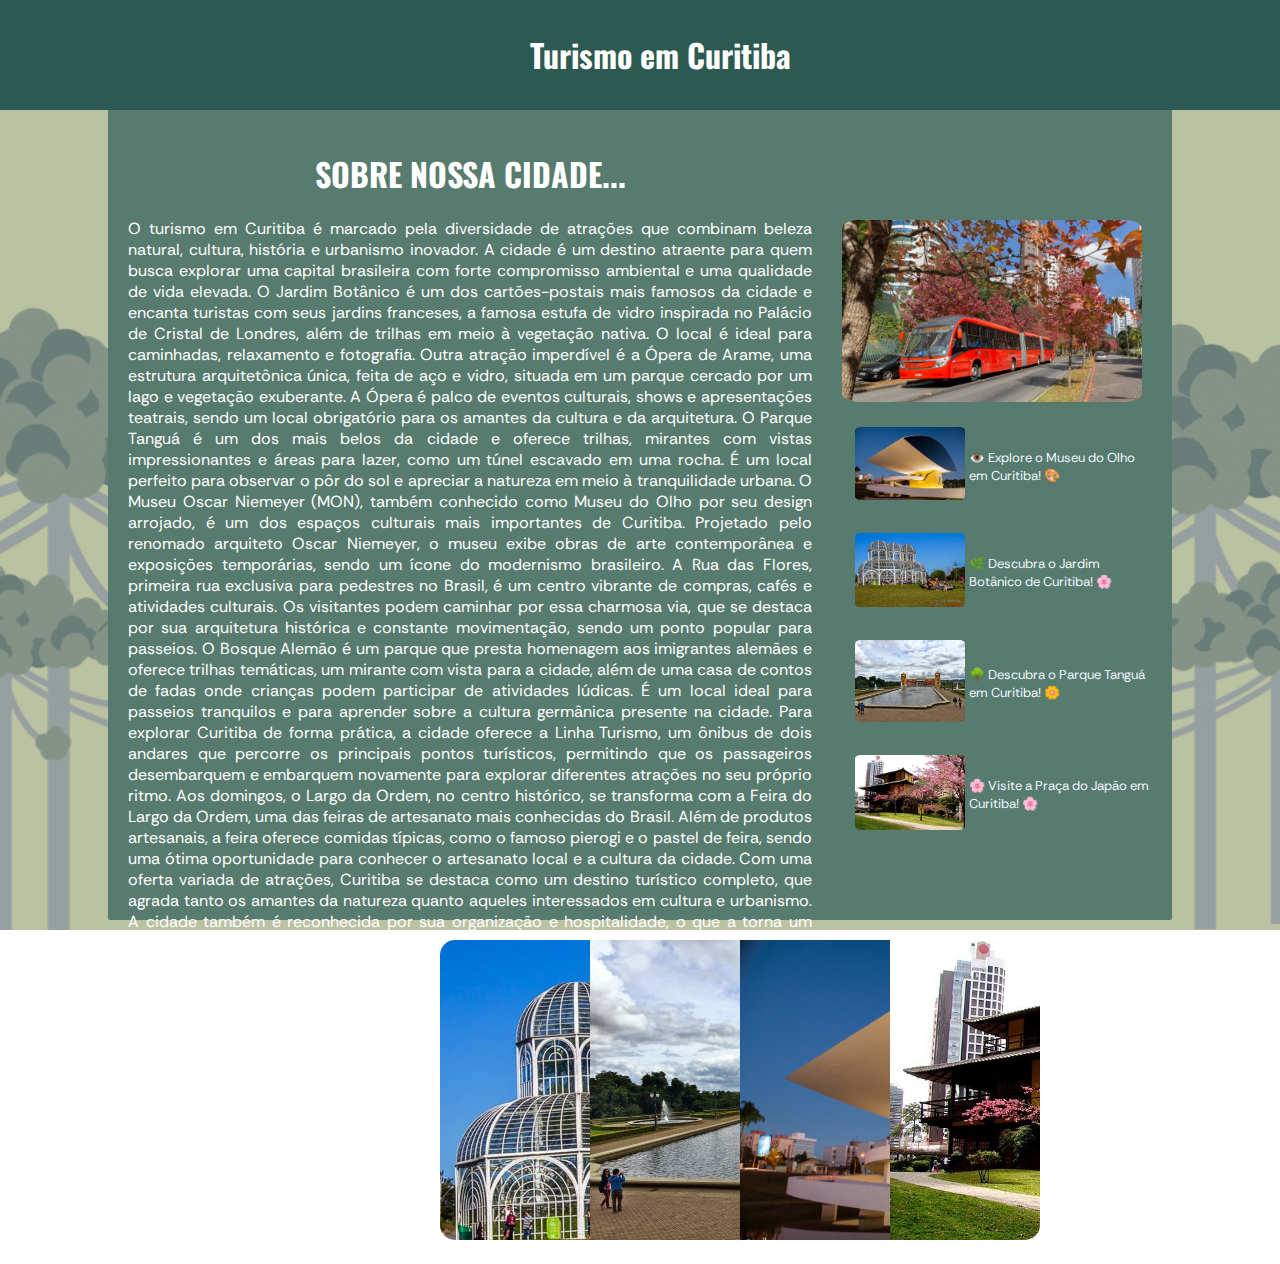
<file: index.html>
<!DOCTYPE html>
<html lang="en">
<head>
    <meta charset="UTF-8">
    <meta name="viewport" content="width=device-width, initial-scale=1.0">
    <link rel="stylesheet" href="./styles.css">
    <title>Turismo Curitiba</title>
    <style>
        @import url('https://fonts.googleapis.com/css2?family=Rethink+Sans:ital,wght@0,400..800;1,400..800&family=Roboto:wght@400;700&display=swap');
        @import url('https://fonts.googleapis.com/css2?family=Oswald:wght@200..700&family=Rethink+Sans:ital,wght@0,400..800;1,400..800&family=Roboto:wght@400;700&display=swap');
</style>
</head>
<body>
    <header>
      <h1 class="til">Turismo em Curitiba</h1>
    </header>
    <div class="pag">
        <div id="texto">
            <h1 class="t1">SOBRE NOSSA CIDADE...</h1>
            <p class="text1">
                O turismo em Curitiba é marcado pela diversidade de atrações que combinam beleza natural, cultura, história e urbanismo inovador. A cidade é um destino atraente para quem busca explorar uma capital brasileira com forte compromisso ambiental e uma qualidade de vida elevada.
                O Jardim Botânico é um dos cartões-postais mais famosos da cidade e encanta turistas com seus jardins franceses, a famosa estufa de vidro inspirada no Palácio de Cristal de Londres, além de trilhas em meio à vegetação nativa. O local é ideal para caminhadas, relaxamento e fotografia.
                Outra atração imperdível é a Ópera de Arame, uma estrutura arquitetônica única, feita de aço e vidro, situada em um parque cercado por um lago e vegetação exuberante. A Ópera é palco de eventos culturais, shows e apresentações teatrais, sendo um local obrigatório para os amantes da cultura e da arquitetura.
                O Parque Tanguá é um dos mais belos da cidade e oferece trilhas, mirantes com vistas impressionantes e áreas para lazer, como um túnel escavado em uma rocha. É um local perfeito para observar o pôr do sol e apreciar a natureza em meio à tranquilidade urbana.
                O Museu Oscar Niemeyer (MON), também conhecido como Museu do Olho por seu design arrojado, é um dos espaços culturais mais importantes de Curitiba. Projetado pelo renomado arquiteto Oscar Niemeyer, o museu exibe obras de arte contemporânea e exposições temporárias, sendo um ícone do modernismo brasileiro.
                A Rua das Flores, primeira rua exclusiva para pedestres no Brasil, é um centro vibrante de compras, cafés e atividades culturais. Os visitantes podem caminhar por essa charmosa via, que se destaca por sua arquitetura histórica e constante movimentação, sendo um ponto popular para passeios.
                O Bosque Alemão é um parque que presta homenagem aos imigrantes alemães e oferece trilhas temáticas, um mirante com vista para a cidade, além de uma casa de contos de fadas onde crianças podem participar de atividades lúdicas. É um local ideal para passeios tranquilos e para aprender sobre a cultura germânica presente na cidade.
                Para explorar Curitiba de forma prática, a cidade oferece a Linha Turismo, um ônibus de dois andares que percorre os principais pontos turísticos, permitindo que os passageiros desembarquem e embarquem novamente para explorar diferentes atrações no seu próprio ritmo.
                Aos domingos, o Largo da Ordem, no centro histórico, se transforma com a Feira do Largo da Ordem, uma das feiras de artesanato mais conhecidas do Brasil. Além de produtos artesanais, a feira oferece comidas típicas, como o famoso pierogi e o pastel de feira, sendo uma ótima oportunidade para conhecer o artesanato local e a cultura da cidade.
                Com uma oferta variada de atrações, Curitiba se destaca como um destino turístico completo, que agrada tanto os amantes da natureza quanto aqueles interessados em cultura e urbanismo. A cidade também é reconhecida por sua organização e hospitalidade, o que a torna um local ideal para visitantes de todas as idades.
            </p>
        </div>
        <div id="imagem">
            <img src="./img/img1.png" alt="Imagem de Curitiba">
            <table id="tabela">
                <tr>
                    <td>
                        <img class="imglink" src="./img/oscar.jpg" alt="Imagem de Curitiba" style="width: 110px; height: auto; border-radius: 5%;">
                    </td>
                    <td>
                        <a href="oscar.html" class="p1">👁️ Explore o Museu do Olho em Curitiba! 🎨</a>
                    </td>
                </tr>
            </table>
            <table id="tabela">
                <tr>
                    <td>
                        <img class="imglink" src="./img/jardim.jpg" alt="Imagem de Curitiba" style="width: 110px; height: auto; border-radius: 5%;">
                    </td>
                    <td>    
                        <a href="jadim.html" class="p1">🌿 Descubra o Jardim Botânico de Curitiba! 🌸</a>
                    </td>
                </tr>
            </table>
            <table id="tabela">
                <tr>
                    <td>
                        <img class="imglink" src="./img/tan.jpg" alt="Imagem de Curitiba" style="width: 110px; height: auto; border-radius: 5%;">
                    </td>
                    <td>
                        <a href="tangua.html" class="p1">🌳 Descubra o Parque Tanguá em Curitiba! 🌼</a>
                    </td>
                </tr>
            </table>
            <table id="tabela">
                <tr>
                    <td>
                        <img class="imglink" src="./img/japa.JPG" alt="Imagem de Curitiba" style="width: 110px; height: auto; border-radius: 5%;">
                    </td>
                    <td>
                        <a href="japa.html" class="p1">🌸 Visite a Praça do Japão em Curitiba! 🌸</a>
                    </td>   
                </tr>
            </table>
        </div>
    </div>
    <div id="ajuste">
    <div id="menu">
        <div class="card c1"></div>
        <div class="card c2"></div>
        <div class="card c3"></div>
        <div class="card c4"></div>
    </div>
    </div>
    </div>
</body>
</html>
</file>
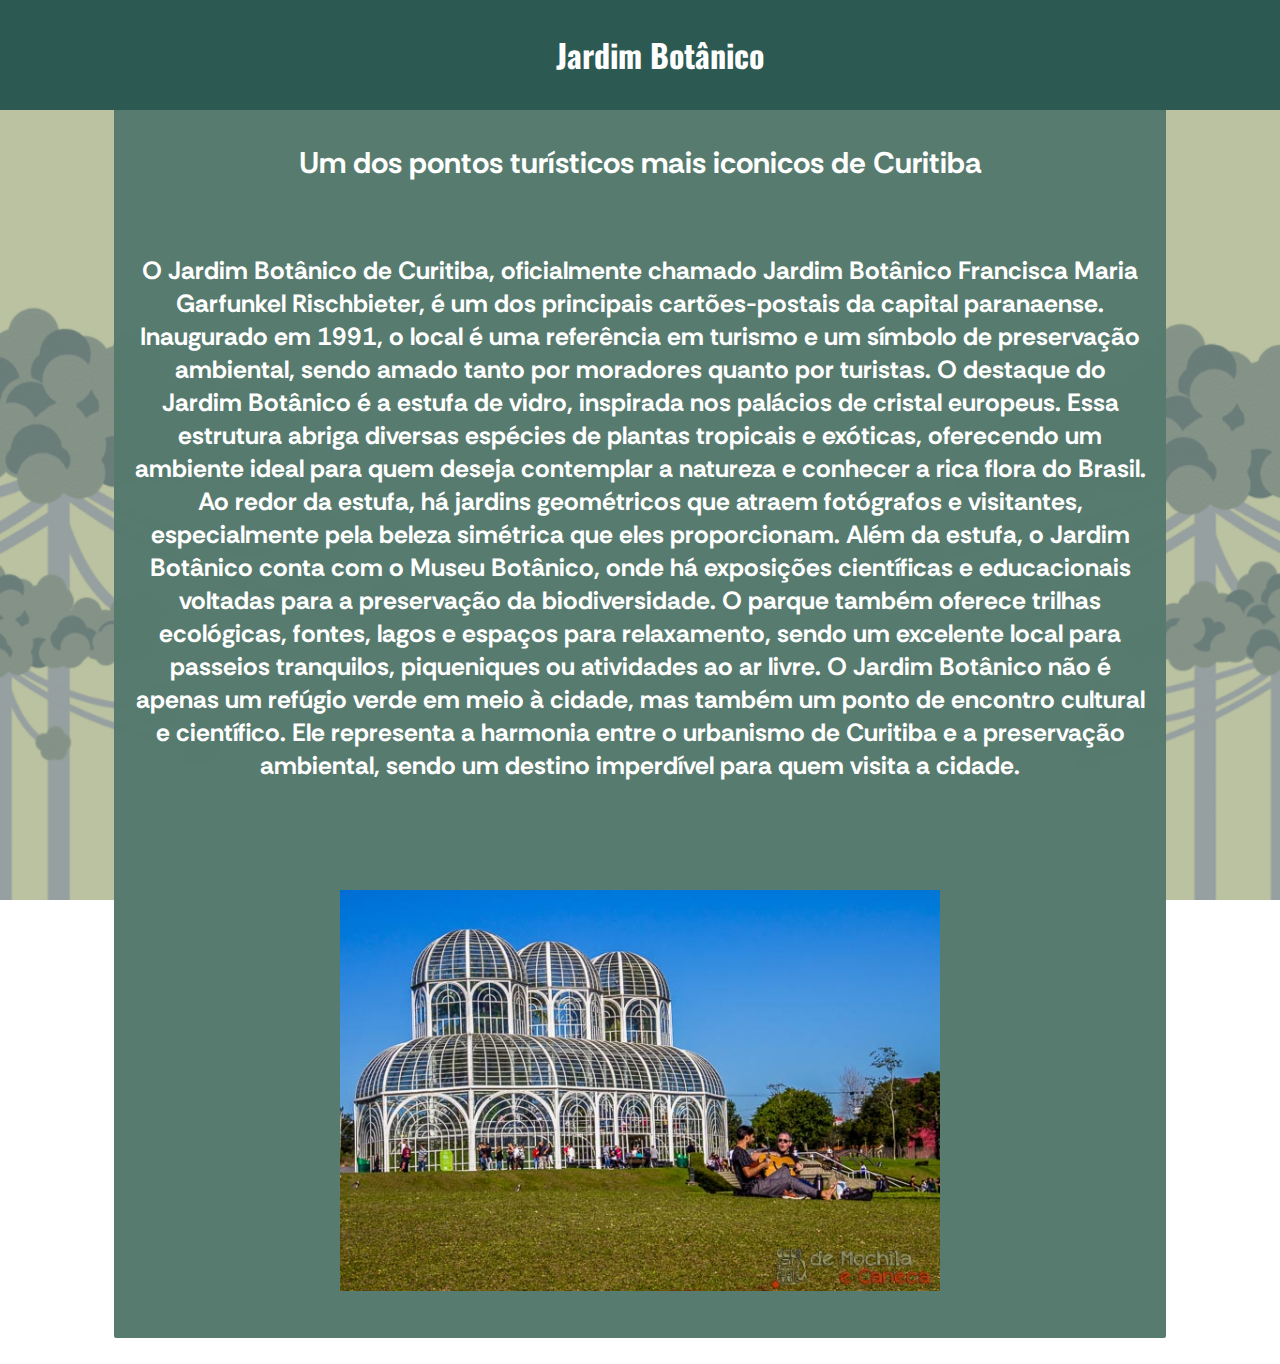
<file: jadim.html>
<html>
    <head>
        <link rel="stylesheet" href="stilo.css">
        <style>
            @import url('https://fonts.googleapis.com/css2?family=Rethink+Sans:ital,wght@0,400..800;1,400..800&family=Roboto:wght@400;700&display=swap');
            @import url('https://fonts.googleapis.com/css2?family=Oswald:wght@200..700&family=Rethink+Sans:ital,wght@0,400..800;1,400..800&family=Roboto:wght@400;700&display=swap');
        </style>        
    </head>
    <body>
        <header>
            <h1 class="til">Jardim Botânico</h1>
        </header>
        <div class="pag">
            <h2 class="osc">Um dos pontos turísticos mais iconicos de Curitiba </h2>
            <h2 class="osc1">O Jardim Botânico de Curitiba, oficialmente chamado Jardim Botânico Francisca Maria Garfunkel Rischbieter, é um dos principais cartões-postais da capital paranaense. Inaugurado em 1991, o local é uma referência em turismo e um símbolo de preservação ambiental, sendo amado tanto por moradores quanto por turistas.

                O destaque do Jardim Botânico é a estufa de vidro, inspirada nos palácios de cristal europeus. Essa estrutura abriga diversas espécies de plantas tropicais e exóticas, oferecendo um ambiente ideal para quem deseja contemplar a natureza e conhecer a rica flora do Brasil. Ao redor da estufa, há jardins geométricos que atraem fotógrafos e visitantes, especialmente pela beleza simétrica que eles proporcionam.
                
                Além da estufa, o Jardim Botânico conta com o Museu Botânico, onde há exposições científicas e educacionais voltadas para a preservação da biodiversidade. O parque também oferece trilhas ecológicas, fontes, lagos e espaços para relaxamento, sendo um excelente local para passeios tranquilos, piqueniques ou atividades ao ar livre.
                
                O Jardim Botânico não é apenas um refúgio verde em meio à cidade, mas também um ponto de encontro cultural e científico. Ele representa a harmonia entre o urbanismo de Curitiba e a preservação ambiental, sendo um destino imperdível para quem visita a cidade.</h2>
            <div class="im">
                <img src="./img/jardim.jpg">
            </div>
        </div>
    </body>
</html>
</file>
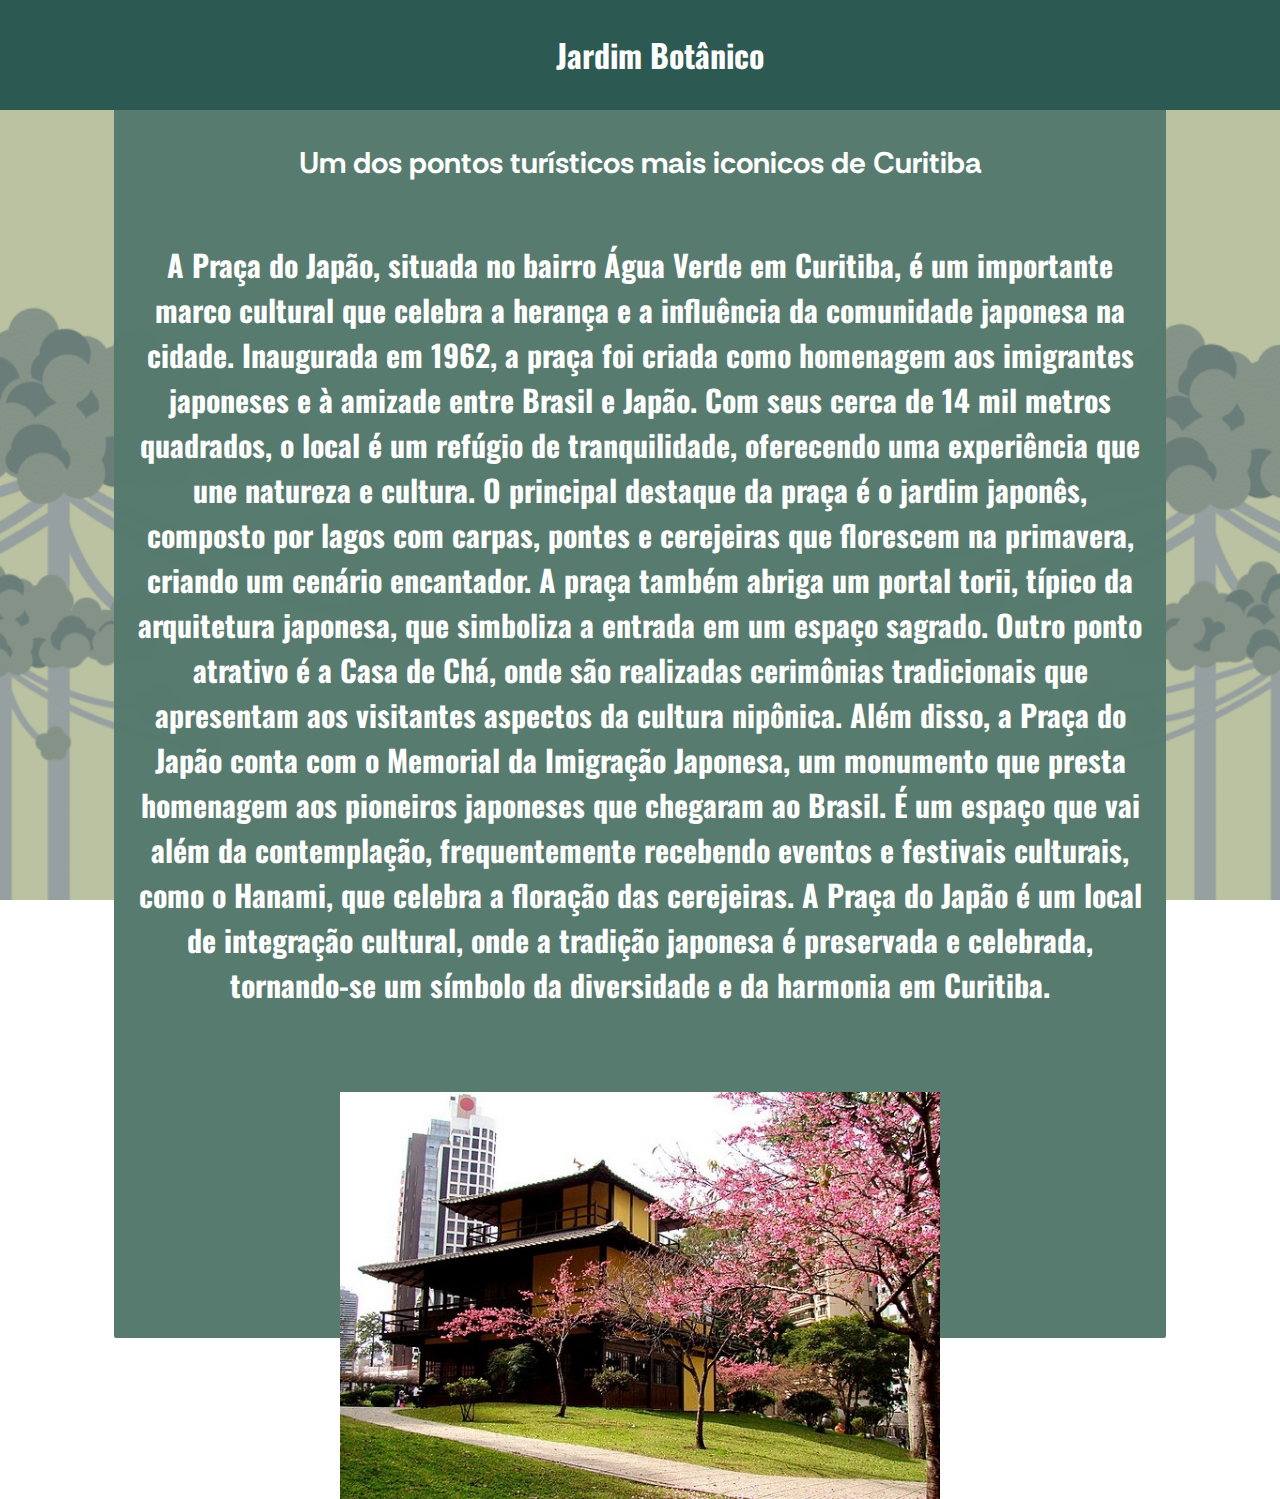
<file: japa.html>
<html>
    <head>
        <link rel="stylesheet" href="stilo.css">
        <style>
            @import url('https://fonts.googleapis.com/css2?family=Rethink+Sans:ital,wght@0,400..800;1,400..800&family=Roboto:wght@400;700&display=swap');
            @import url('https://fonts.googleapis.com/css2?family=Oswald:wght@200..700&family=Rethink+Sans:ital,wght@0,400..800;1,400..800&family=Roboto:wght@400;700&display=swap');
        </style>
    </head>
    <body>
        <header>
            <h1 class="til">Jardim Botânico</h1>
        </header>
        <div class="pag">
            <h2 class="osc">Um dos pontos turísticos mais iconicos de Curitiba </h2>
            <h2>A Praça do Japão, situada no bairro Água Verde em Curitiba, é um importante marco cultural que celebra a herança e a influência da comunidade japonesa na cidade. Inaugurada em 1962, a praça foi criada como homenagem aos imigrantes japoneses e à amizade entre Brasil e Japão. Com seus cerca de 14 mil metros quadrados, o local é um refúgio de tranquilidade, oferecendo uma experiência que une natureza e cultura.
                O principal destaque da praça é o jardim japonês, composto por lagos com carpas, pontes e cerejeiras que florescem na primavera, criando um cenário encantador. A praça também abriga um portal torii, típico da arquitetura japonesa, que simboliza a entrada em um espaço sagrado. Outro ponto atrativo é a Casa de Chá, onde são realizadas cerimônias tradicionais que apresentam aos visitantes aspectos da cultura nipônica.
                Além disso, a Praça do Japão conta com o Memorial da Imigração Japonesa, um monumento que presta homenagem aos pioneiros japoneses que chegaram ao Brasil. É um espaço que vai além da contemplação, frequentemente recebendo eventos e festivais culturais, como o Hanami, que celebra a floração das cerejeiras. A Praça do Japão é um local de integração cultural, onde a tradição japonesa é preservada e celebrada, tornando-se um símbolo da diversidade e da harmonia em Curitiba.
                </h2>
        <div class="im">
            <img src="./img/japa.JPG" alt="">
        </div>
            </div>
    </body>
</html>
</file>
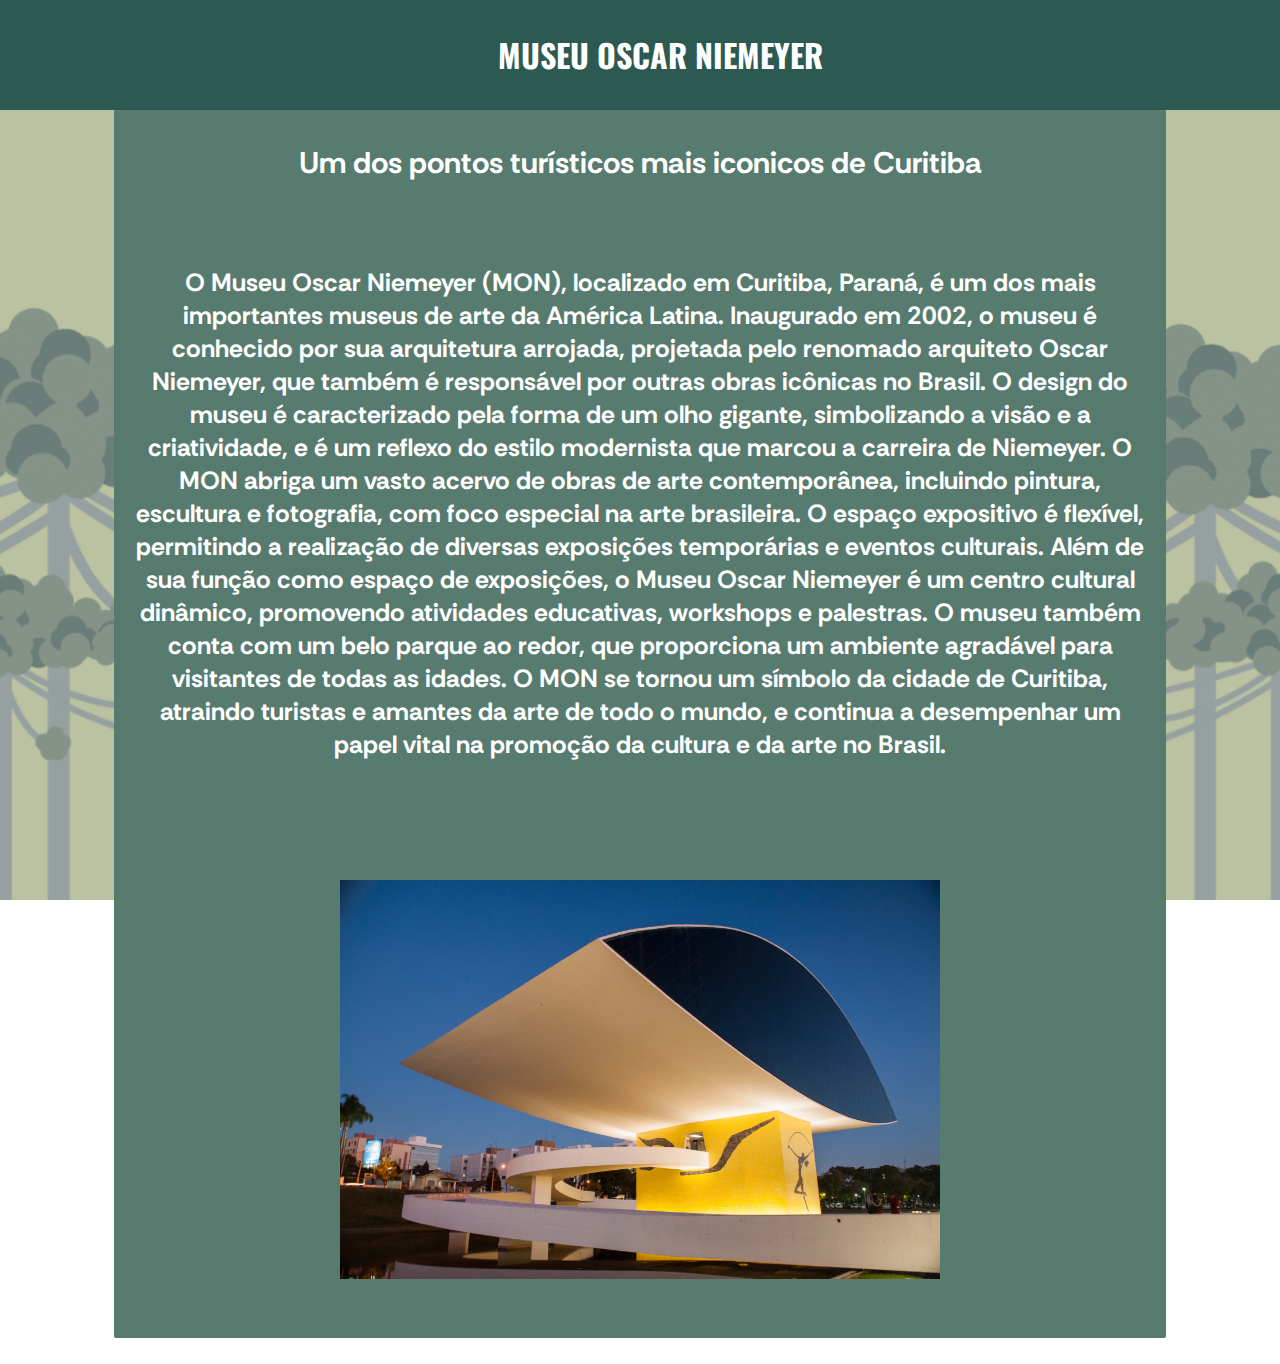
<file: oscar.html>
<html>
    <head>
        <link rel="stylesheet" href="stilo.css">
        <style>
            @import url('https://fonts.googleapis.com/css2?family=Rethink+Sans:ital,wght@0,400..800;1,400..800&family=Roboto:wght@400;700&display=swap');
            @import url('https://fonts.googleapis.com/css2?family=Oswald:wght@200..700&family=Rethink+Sans:ital,wght@0,400..800;1,400..800&family=Roboto:wght@400;700&display=swap');
        </style> 
    </head>
    <body>
        <header>
            <h1 class="til">MUSEU OSCAR NIEMEYER</h1>
        </header>
        <div class="pag">
            <h2 class="osc">Um dos pontos turísticos mais iconicos de Curitiba </h2>
            <h2 class="osc1"> O Museu Oscar Niemeyer (MON), localizado em Curitiba, Paraná, é um dos mais importantes museus de arte da América Latina. Inaugurado em 2002, o museu é conhecido por sua arquitetura arrojada, projetada pelo renomado arquiteto Oscar Niemeyer, que também é responsável por outras obras icônicas no Brasil.

                O design do museu é caracterizado pela forma de um olho gigante, simbolizando a visão e a criatividade, e é um reflexo do estilo modernista que marcou a carreira de Niemeyer. O MON abriga um vasto acervo de obras de arte contemporânea, incluindo pintura, escultura e fotografia, com foco especial na arte brasileira. O espaço expositivo é flexível, permitindo a realização de diversas exposições temporárias e eventos culturais.
                
                Além de sua função como espaço de exposições, o Museu Oscar Niemeyer é um centro cultural dinâmico, promovendo atividades educativas, workshops e palestras. O museu também conta com um belo parque ao redor, que proporciona um ambiente agradável para visitantes de todas as idades.
                
                O MON se tornou um símbolo da cidade de Curitiba, atraindo turistas e amantes da arte de todo o mundo, e continua a desempenhar um papel vital na promoção da cultura e da arte no Brasil.</h2>
        <div class="im">
           <img src="./img/oscar.jpg" alt="">
        </div>
            </div>
    </body>
</html>
</file>
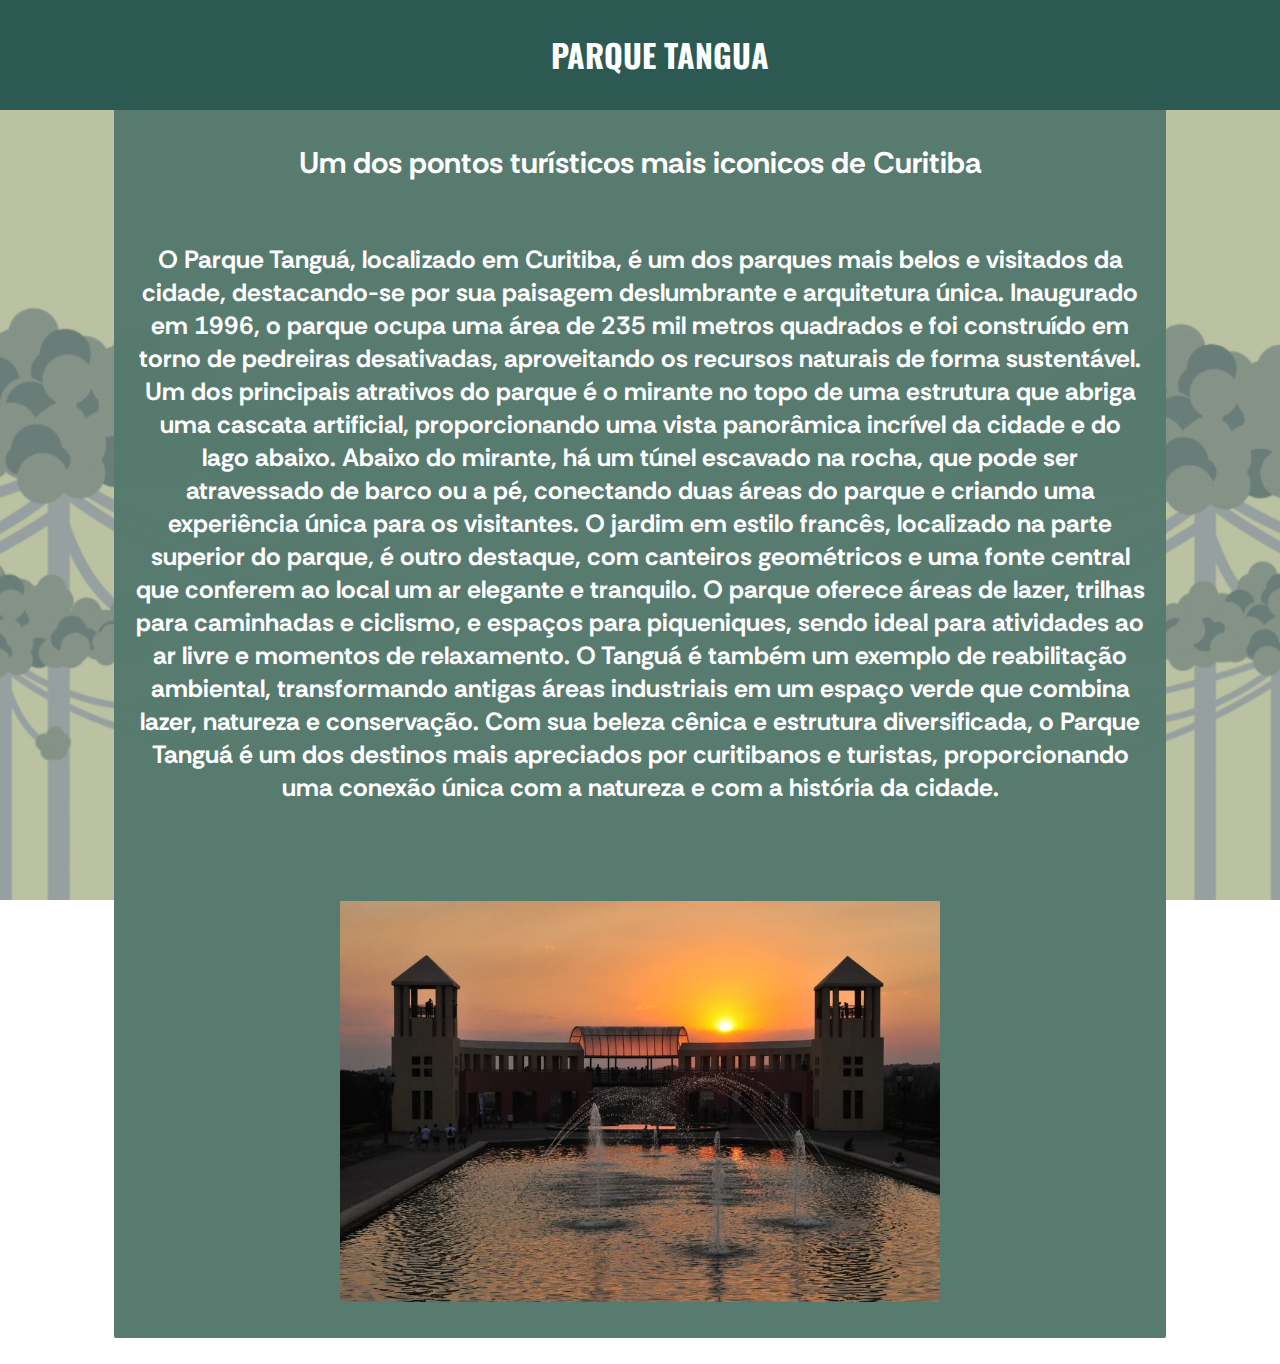
<file: tangua.html>
<html>
    <head>
        <link rel="stylesheet" href="stilo.css">
        <style>
            @import url('https://fonts.googleapis.com/css2?family=Rethink+Sans:ital,wght@0,400..800;1,400..800&family=Roboto:wght@400;700&display=swap');
            @import url('https://fonts.googleapis.com/css2?family=Oswald:wght@200..700&family=Rethink+Sans:ital,wght@0,400..800;1,400..800&family=Roboto:wght@400;700&display=swap');
        </style> 
    </head>
    <body>
        <header>
            <h1 class="til">PARQUE TANGUA</h1>
        </header>
        <div class="pag">
            <h2 class="osc">Um dos pontos turísticos mais iconicos de Curitiba </h2>
            <h2 class="osc1">O Parque Tanguá, localizado em Curitiba, é um dos parques mais belos e visitados da cidade, destacando-se por sua paisagem deslumbrante e arquitetura única. Inaugurado em 1996, o parque ocupa uma área de 235 mil metros quadrados e foi construído em torno de pedreiras desativadas, aproveitando os recursos naturais de forma sustentável.

                Um dos principais atrativos do parque é o mirante no topo de uma estrutura que abriga uma cascata artificial, proporcionando uma vista panorâmica incrível da cidade e do lago abaixo. Abaixo do mirante, há um túnel escavado na rocha, que pode ser atravessado de barco ou a pé, conectando duas áreas do parque e criando uma experiência única para os visitantes.
                
                O jardim em estilo francês, localizado na parte superior do parque, é outro destaque, com canteiros geométricos e uma fonte central que conferem ao local um ar elegante e tranquilo. O parque oferece áreas de lazer, trilhas para caminhadas e ciclismo, e espaços para piqueniques, sendo ideal para atividades ao ar livre e momentos de relaxamento.
                
                O Tanguá é também um exemplo de reabilitação ambiental, transformando antigas áreas industriais em um espaço verde que combina lazer, natureza e conservação. Com sua beleza cênica e estrutura diversificada, o Parque Tanguá é um dos destinos mais apreciados por curitibanos e turistas, proporcionando uma conexão única com a natureza e com a história da cidade.</h2>
        <div class="im">
            <img src="./img/tangua.jpg" alt="">
        </div>
            </div>
    </body>
</html>
</file>
<file: styles.css>
body {
    justify-content: start;
    background-image: url(./img/aru.png);
    background-repeat: no-repeat;
    background-size: cover;
    background-position: center;
    background-attachment: fixed;
}

.teste {
    background-color: #1e4d20;
    color: white;
    padding: 20px;
    text-align: center;
    height: 100px;
    width: 100%;
}

@media (max-width: 600px) {
    .meu-header {
        height: 80px;
    }
    .meu-header h1 {
        font-size: 2em;
    }
}

.titulo {
    text-align: center;
}

.pag {
    display: grid;
    grid-template-columns: 80% 20%;
    gap: 10px;
    width: 80%;
    height: 800px;
    margin: auto;
    background-color: #567a6efd;
    color: white;
    padding: 20px;
    border-radius: 2px;
}

.t1 {
    font-family: "Oswald", sans-serif;
    font-optical-sizing: auto;
    font-weight: weight;
    font-style: normal;
    margin-top: 50px;
    text-align: center;
}

.til {
    font-family: "Oswald", sans-serif;
    font-optical-sizing: auto;
    font-weight: weight;
    font-style: normal;
}

.text1 {
    font-family: "Rethink Sans", sans-serif;
    font-optical-sizing: auto;
    font-weight: weight;
    font-style: normal;
}

.p1 {
    font-family: "Rethink Sans", sans-serif;
    font-optical-sizing: auto;
    font-weight: weight;
    font-style: normal;
    font-size: 13px;
    text-align: left;
    text-decoration: none;
    color: aliceblue;
}

#imagem {
    margin-top: 120px;
    margin-left: 20px;
}

#imagem img {
    width: 300px;
    height: auto;
    border-radius: 5%;
}

body {
    margin: 0;
    padding-top: 60px;
}

header {
    position: fixed;
    top: 0;
    left: 0;
    width: 100%;
    background-color: #2C5951;
    color: white;
    padding: 10px 20px;
    text-align: center;
    z-index: 1000;
}

.pag {
    display: flex;
    justify-content: flex-start;
    margin-top: 20px;
}

#texto {
    text-align: justify;
}

#tabela {
    width: 300px;
    text-align: left;
    margin-left: 10px;
    margin-bottom: 5px;
}

#menu {
    display: flex;
    width: 600px;
    height: 300px;
    border-radius: 15px;
    overflow: hidden;
    margin-left: 440px;
    margin-top: 20px;
    margin-bottom: 24px;
}

.c1 {
    background-image: url(./img/jardim.jpg);
}

.c2 {
    background-size: cover;
    background-repeat: no-repeat;
    background-image: url(./img/tan.jpg);
}

.c3 {
    background-size: cover;
    background-image: url(./img/oscar.jpg);
}

.c4 {
    background-size: cover;
    background-image: url(./img/japa.JPG);
}

.card {
    flex: 1;
    height: 100%;
    transition: flex 0.5s;
    cursor: pointer;
}

.card:hover {
    flex: 3;
}

.ajust {
    margin-bottom: auto;
}

.imglink {
    transition: transform 0.3s ease;
}

.imglink:hover {
    transform: scale(1.5);
}

.link {
    text-align: center;
}
</file>
<file: stilo.css>
body{
    justify-content: start;
    background-image: url(./img/aru.png);
    background-size: cover;
    background-position: center;
    background-attachment: fixed;
}
.pag {
    display: grid;
    gap: 10px;
    width: 80%;
    margin: auto;
    height: 1200px;
    background-color:  #567a6efd;
    color: white;
    padding: 20px;
    border-radius: 2px;
    text-align: center;
    margin-top: 30px;
    font-size: 20;
    font-family: 'Oswald', sans-serif;
}
.til{
    font-family: "Oswald", sans-serif;
    font-optical-sizing: auto;
    font-weight: weight;
    font-style: normal;
}
body {
    padding-top: 60px;
}
header {
    position: fixed;
    top: 0;
    left: 0;
    width: 100%;
    background-color: #2C5951;
    color: white;
    padding: 10px 20px;
    text-align: center;
}
.im img {
    width: 1000%;
    max-width: 600px;
    display: block;
    margin: auto;
}
.osc{
    font-family: "Rethink Sans", sans-serif;

}
.im{
    margin-top: 50px;
}
.osc1{
    font-size: 25;
    margin-top: 10px;
    font-family: "Rethink Sans", sans-serif;
    font-optical-sizing: auto;
    font-weight: weight;
    font-style: normal;
}
</file>
